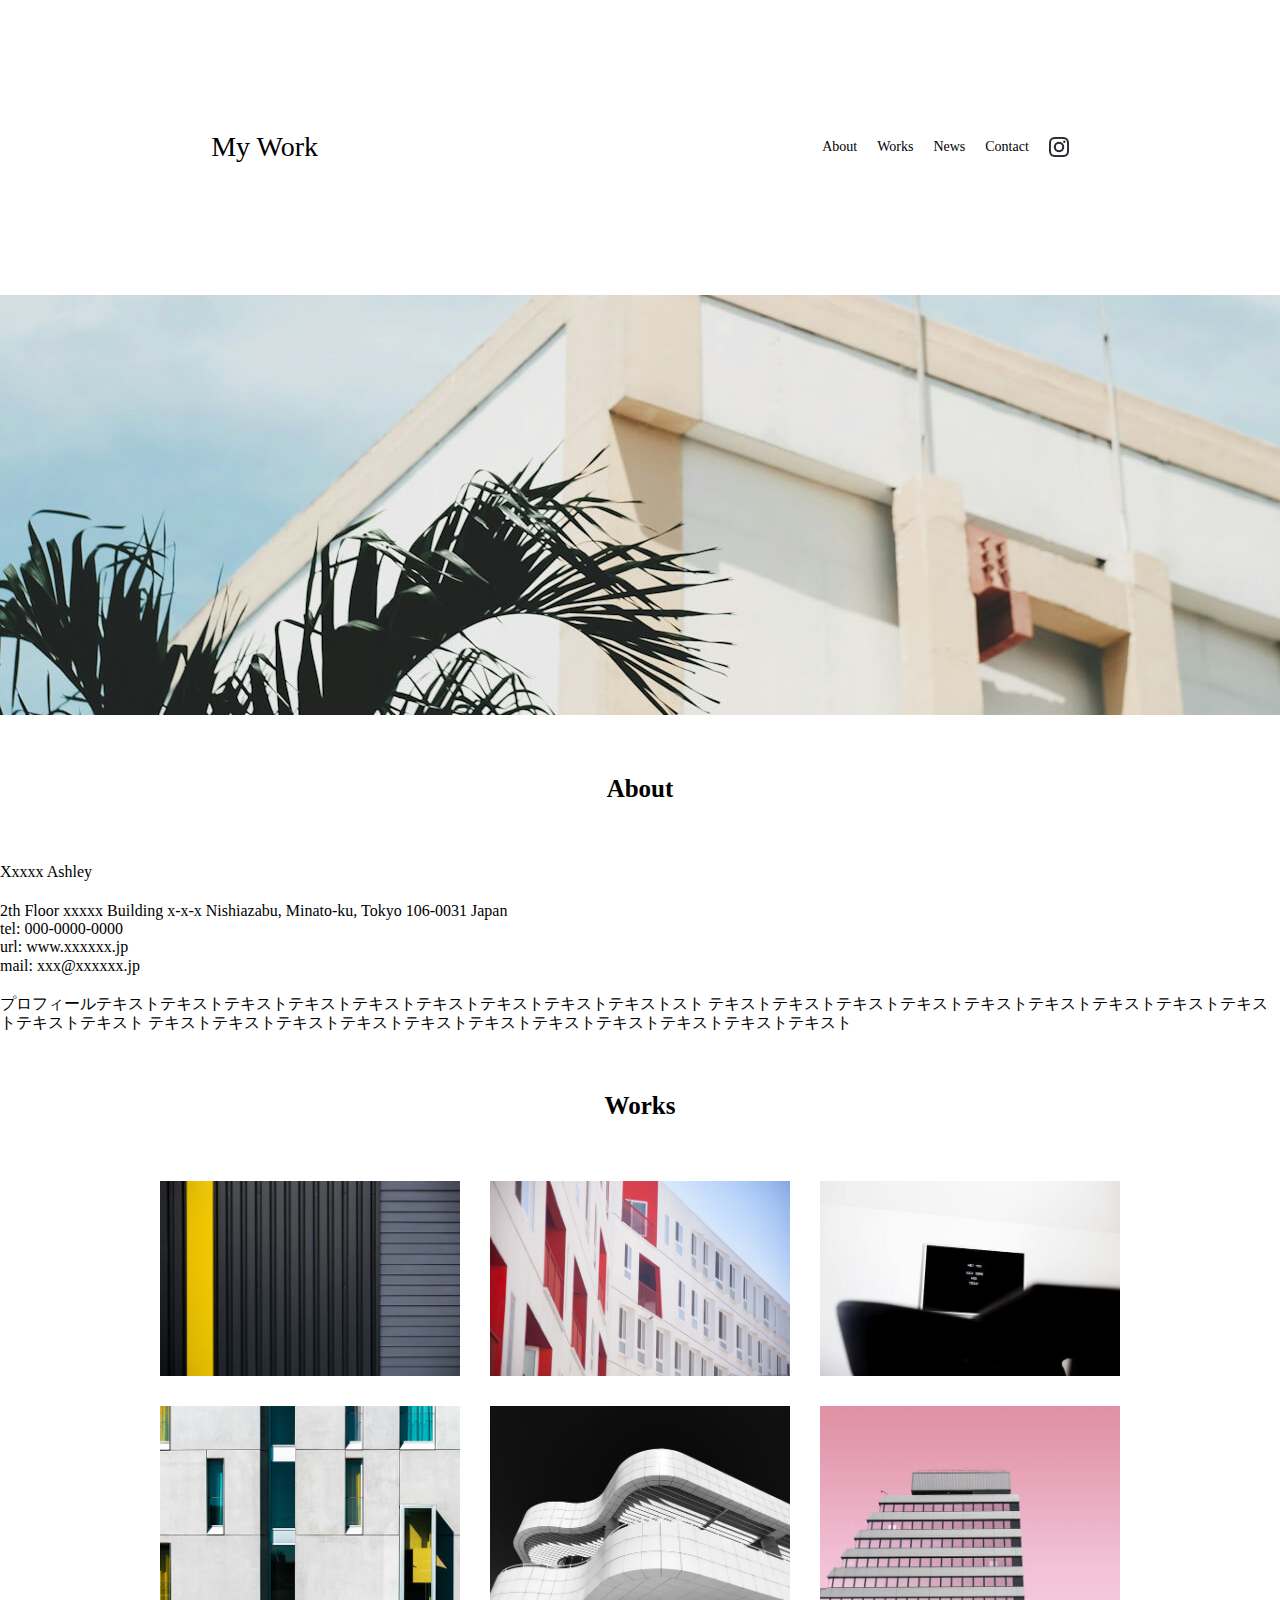
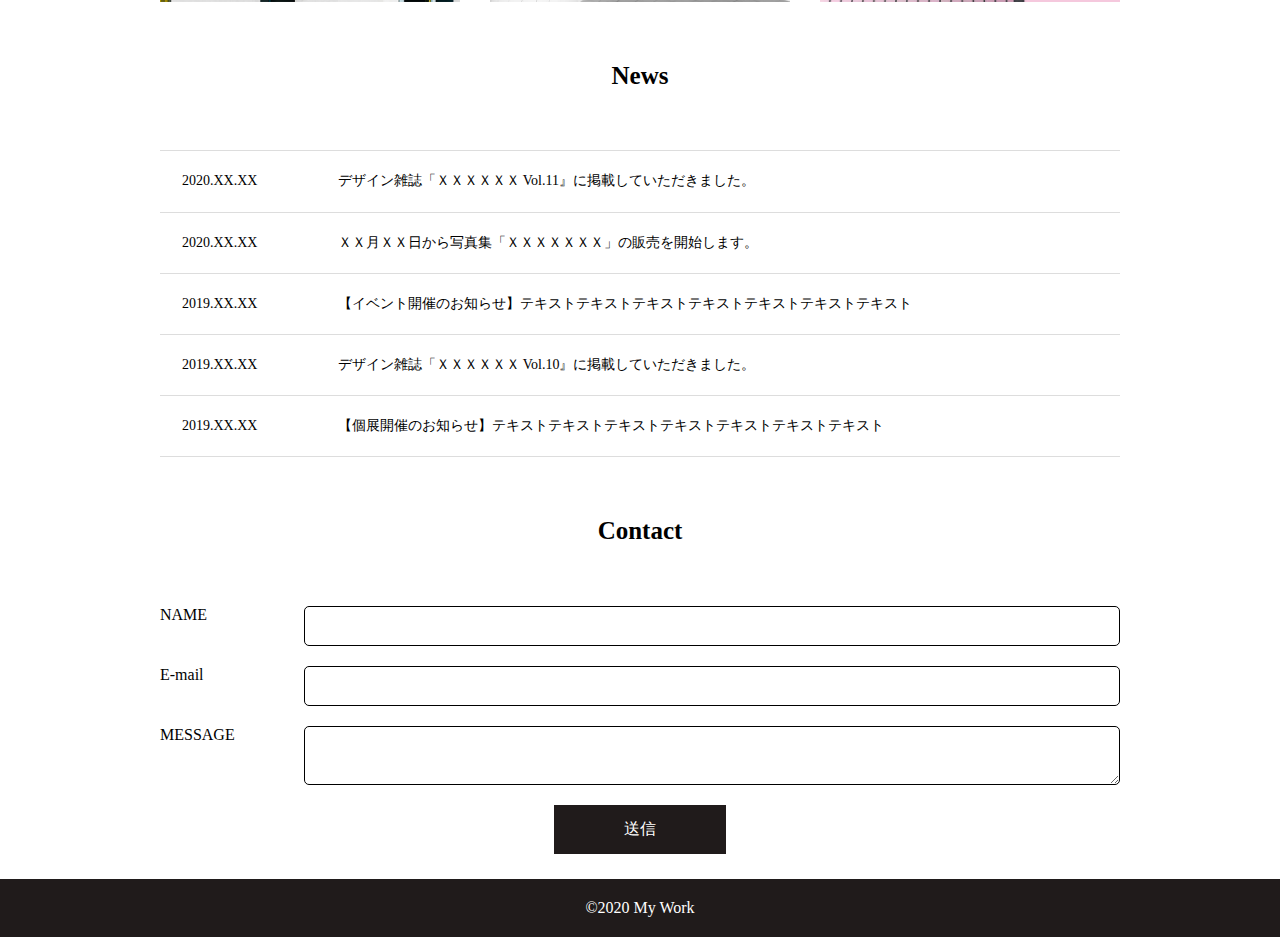
<file: index.html>
<!DOCTYPE html>
<html>
    <head>
        <title>My Work</title>
        <meta name="description" content="">
        <meta name="viewport" content="width=device-width, initial-scale=1.0">
        <meta charset="utf-8">
        <link rel="stylesheet" href="destyle.css">
        <link rel="stylesheet" href="style.css">
    </head>
    <body class="body">
        <header class="header">
            <div class="flexbox-container">
                <div calss="flexbox-item01">
                    <h2 class="mywork">My Work</h2>
                </div>
                <div class="flexbox-item02">
                    <nav class="nav-pc">
                        <a href="index.html#about">About</a>
                        <a href="index.html#works">Works</a>
                        <a href="index.html#news">News</a>
                        <a href="index.html#contact">Contact</a>
                        <a href="https://www.instagram.com/" class="insta-logo"><img class="insta" src="images/icon-instagram.png"></a>
                    </nav>    
                </div>
            </div>
        </header>
    </body>
    <main class>
        <picture>
            <source srcset="images/mainvisual-pc.jpg" media="(min-width: 600px)" />
            <img class="main" src="images/mainvisual-sp.jpg" alt="MDN" />
          </picture>
    </main>
    <section id="section">
        <div class="profile">
        <h2 class="item">About</h2>
        <h3 class="about">Xxxxx Ashley</h3>
        <p class="about">2th Floor xxxxx Building x-x-x Nishiazabu, Minato-ku, Tokyo 106-0031 Japan<br>
        tel: 000-0000-0000<br>
        url: www.xxxxxx.jp<br>
        mail: xxx@xxxxxx.jp</p>
        <h4 class="about">プロフィールテキストテキストテキストテキストテキストテキストテキストテキストテキストスト テキストテキストテキストテキストテキストテキストテキストテキストテキストテキストテキスト テキストテキストテキストテキストテキストテキストテキストテキストテキストテキストテキスト</h4>
        </div>
    </section>
    <section id="section">
        <div class="images">
            <h2 class="item">Works</h2>
            <ul class="imagesbox">
                <li class="img"><img src="images/works1.jpg"></li>
                <li class="img"><img src="images/works2.jpg"></li>
                <li class="img"><img src="images/works3.jpg"></li>
                <li class="img"><img src="images/works4.jpg"></li>
                <li class="img"><img src="images/works5.jpg"></li>
                <li class="img"><img src="images/works6.jpg"></li>
            </ul>
        </div>
    </section>
    <section id="section">
        <h2 class="item">News</h2>
        <table>
            <tr>
                <td>2020.XX.XX</td>
                <td>デザイン雑誌「ＸＸＸＸＸＸ Vol.11』に掲載していただきました。</td>
            </tr>
            <tr>
                <td>2020.XX.XX</td>
                <td>ＸＸ月ＸＸ日から写真集「ＸＸＸＸＸＸＸ」の販売を開始します。</td>
            </tr>
            <tr>
                <td>2019.XX.XX</td>
                <td>【イベント開催のお知らせ】テキストテキストテキストテキストテキストテキストテキスト</td>
                </tr>
            <tr>
                <td>2019.XX.XX</td>
                <td> デザイン雑誌「ＸＸＸＸＸＸ Vol.10』に掲載していただきました。</td>
            </tr>
            <tr class="last">
                <td>2019.XX.XX</td>
                <td>【個展開催のお知らせ】テキストテキストテキストテキストテキストテキストテキスト</td>
            </tr>
        </table>   
    </section>
    <section id="section">
        <h2 class="item">Contact</h2>
        <div class="contact">
            <div class="contact-item">
                <label>NAME</label>
                <input>
            </div>
            <div class="contact-item">
                <label>E-mail</label>
                <input>
            </div>
            <div class="contact-item">
                <label>MESSAGE</label>
                <textarea></textarea>
            </div>
            <button type="submit" class="submit">送信</button>
        </div>
    </section>
    <footer>
        <span id="copyright">&copy;2020 My Work</span>
    </footer>             
</html>
</file>
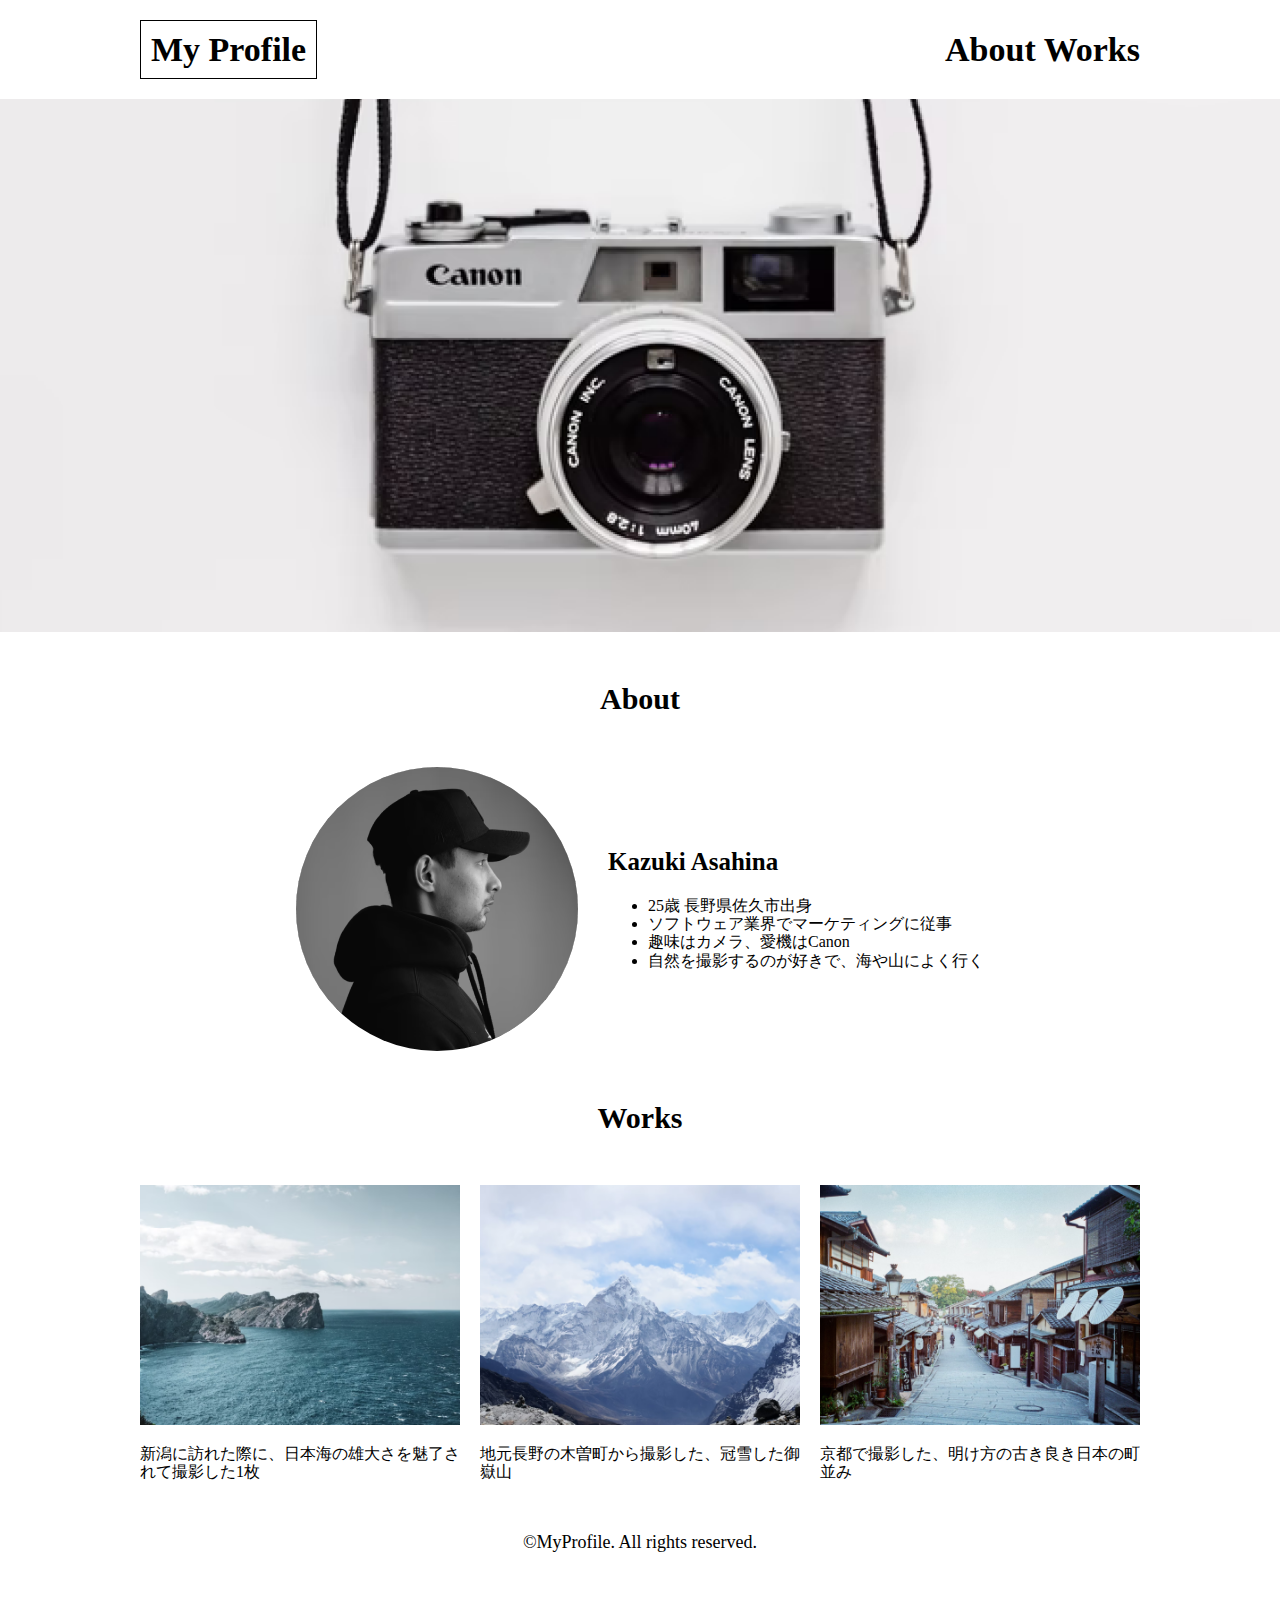
<file: 2章ポートフォリオサイトを模写コーディングしよう/デザインカンプ.html>
<!DOCTYPE html>
<html>
    <head>
        <title>My Profile</title>
        <meta name="description" content="カメラマン Kazuki Asahinaのポートフォリオサイト">
        <meta name="viewport" content="width=device-width, initial-scale=1.0">
        <meta charset="utf-8">
        <link rel="stylesheet" href="https://fonts.googleapis.com/css2?family=Roboto&display=swap">
        <link rel="stylesheet" href="destyle.css">
        <link rel="stylesheet" href="デザインカンプ.css">
    </head>
    <body>
        <header>
            <nav class="nav">
                <div>
                    <a href="デザインカンプ.html" class="home">My Profile</a>
                </div>
                <div class="menu">
                    <a href="about">About</a>
                    <a href="works">Works</a>
                </div>
            </nav>
        </header>
        <section class="camera">
            <img src="images/main.png">
        </section>
        <section>
            <h2 class="h2">About</h2>
            <div class="description">
                <img src="images/about.png">
                <div class="text">
                    <p>Kazuki Asahina</p>
                    <ul>
                        <li>25歳 長野県佐久市出身</li>
                        <li>ソフトウェア業界でマーケティングに従事</li>
                        <li>趣味はカメラ、愛機はCanon</li>
                        <li>自然を撮影するのが好きで、海や山によく行く</li>
                    </ul>
                </div>    
            </div>
        </section>
        <section>
            <h2 class="h2">Works</h2>
                <div class="flexbox-container">
                    <div id="item01" class="flexbox-item">
                        <img src="images/works1.png">
                        <p>新潟に訪れた際に、日本海の雄大さを魅了されて撮影した1枚</p>
                    </div>    
                    <div id="item02" class="flexbox-item">
                        <img src="images/works2.png">
                        <p>地元長野の木曽町から撮影した、冠雪した御嶽山</p>
                    </div>
                    <div id="item03" class="flexbox-item">
                        <img src="images/works3.png">
                        <p>京都で撮影した、明け方の古き良き日本の町並み</p>
                    </div>
                </div>
        </section>
        <footer class="copyright">
            <span class>&copy;MyProfile. All rights reserved.</span>
        </footer>
    </body>
</html>
</file>
<file: style.css>
.header {
    max-width: 960px;
    padding: 4%;
    margin: 80px auto;
}
.flexbox-container {
    align-items: center;
}
.main {
    width:100%;
    height:420px;
    object-fit: cover;
}
.flexbox-container {
    display: flex;
    justify-content: space-between;
}
.header h2 {
    font-size: 28px;
    margin-right:20px;
}
.nav-pc {
    display: flex;
    justify-content: right;
    font-size: 14px;
    column-gap: 20px;
    align-items: center;
}
.insta {
    width: 20px;
}
.item {
    font-size: 25px;
    font-weight: bold;
    text-align: center;
    margin:  60px auto;
}
#about {
    max-width: 960px;
    margin-bottom: 40px;
    padding-bottom: 4%;
    margin: 40px auto;
    align-content: center;
}
.about {
    margin-bottom: 20px;
}
.imagesbox {
    display: flex;
    flex-wrap: wrap;
    width: 960px;
    margin: 0 auto;
    column-gap: 30px;
    row-gap: 30px;
}
.img {
    width: calc((100% - 60px) / 3);
}
.img img {
    width: 100%;
}

table {
    width: 960px;
    border-collapse: collapse;
    margin: 0 auto;
  }
th, td {
    text-align: left;
    padding: 22px;
    font-size: 14px;
}
tr {
    border-top: 1px solid #dddddd;
}
.last {
    border-bottom:1px solid #dddddd;
}
.contact {
    width: 960px;
    margin: 25px auto;
}
.contact-item {
    display: flex;
    margin-bottom: 20px;
}
.contact-item label {
    width:  15%;
}
.contact-item input {
    width: 85%;
    border: 1px solid black;
    border-radius: 5px;
    padding: 10px;
}
.contact-item textarea {
    width: 85%;
    border: 1px solid black;
    border-radius: 5px;
    padding: 10px;
}
.submit {
    background-color: rgb(32, 27, 27);
    color: white;
    padding: 15px 70px;
    margin-bottom: 40px;
    display: flex;
    justify-items: center;
    margin: 0 auto;
}

#copyright {
    color: white;
}
footer {
    display: block;
    background-color: rgb(32, 27, 27);
    text-align: center;
    padding: 20px 20px;
}
@media screen and (max-width: 600px) {
    .header {
        padding: 2%;
        margin: 40px auto;
        align-content: center;
        margin: 0;
    }

    .flexbox-container {
        width: 100%;
        display: block; 
        text-align: center;
    }
    .nav-pc {
        justify-content: center;
    }
    .main {
        width: 100%;
        object-fit: cover;
    }

    .imagesbox {
        display: flex;
        width: 100%;
        flex-direction: column;
        align-items: center;
        padding: 4%;
    }
    .img {
        width: calc((100% - 60px) / 3);
        width: 100%;
        object-fit: cover;
    }
    .about {
        max-width: 600px;
        font-size: 12px;
        flex-wrap: wrap;
    }
    
    table {
        width: 100%;
        margin:0 auto;
    }
    th, td {
        padding: 12px;
        display: block;
        
    }
    tr {
        border-top: 1px solid #dddddd;
    }
   .contact {
    width: 100%;
    margin: 20px auto;
    padding: 4%;
   }
   .contact-item {
    display: flex;
    flex-direction: column;
    margin-bottom: 10px;
   }
   .contact-item label {
    width:100%;
    margin-bottom: 5px;
   }
   .contact-item input, .contact-item textarea {
    width: 100%;
   }
}
</file>
<file: 2章ポートフォリオサイトを模写コーディングしよう/デザインカンプ.css>
.body {
    color: #000000;
    background-color: #ffffff;
    font-family: Noto sans Japanese;
}
.home {
    font-size: 34px;
    border: 1px solid black;
    padding: 10px;
    font-weight: bold;
}
.menu {
    font-size: 34px;
    display: inline;
    text-align: right;
    font-weight: bold;
} 
.nav {
    display:flex;
    justify-content: space-between;
    max-width: 1000px;
    margin: 30px auto;
}
.camera {
    width: 100%;
    height: auto;
}
.camera img {
    width: 100%;
}
.h2 {
    font-size: 30px;
    font-weight: bold;
    text-align: center;
    margin:50px 0;
    }
.description {
    display: flex;
    justify-content: center;
    max-width: 1000px;
    margin: 0 auto;
    column-gap: 30px;
    align-items: center;
}
.description img {
    border-radius: 50%;
}
.text p {
    font-size: 25px;
    font-weight: bold;
    margin-bottom: 20px;
}
.text ul {
    list-style: disc;
    padding-left: 40px;
}
.flexbox-container {
    display:flex;
    justify-content: center;
    column-gap: 20px;
    max-width: 1000px;
    margin: 0 auto;
}
.flexbox-item {
    width: calc((100% - 40px) / 3);
}
.flexbox-item img {
    width: 100%;
    margin-bottom: 20px;
}
.copyright {
    display: block;
    text-align: center;
    font-size: 18px;
    margin:50px auto;
}
@media screen and (max-width: 767px) {
    .flexbox-item {
        width: 100%;
    }
    .flexbox-container {
        flex-direction: column;
        row-gap: 30px;
        /* width:90%; */
        padding:0 5%;
    }
    .home, .menu, .text p {
        font-size: 20px;
    }
    .nav {
        width: 90%;
    }
    .text ul li {
        font-size: 14px;
    }
    .text ul {
        padding-left: 10px;
    }
    .description img {
        width: 100px;
        height: 100px;
        min-width: 100px;
    }
    .description  {
        width: 90%;
    }

}
</file>
<file: destyle.css>
/*! destyle.css v4.0.1 | MIT License | https://github.com/nicolas-cusan/destyle.css */

/* Reset box-model and set borders */
/* ============================================ */

*,
::before,
::after {
  box-sizing: border-box;
  border-style: solid;
  border-width: 0;
  min-width: 0;
}

/* Document */
/* ============================================ */

/**
 * 1. Correct the line height in all browsers.
 * 2. Prevent adjustments of font size after orientation changes in iOS.
 * 3. Remove gray overlay on links for iOS.
 */

html {
  line-height: 1.15; /* 1 */
  -webkit-text-size-adjust: 100%; /* 2 */
  -webkit-tap-highlight-color: transparent; /* 3*/
}

/* Sections */
/* ============================================ */

/**
 * Remove the margin in all browsers.
 */

body {
  margin: 0;
}

/**
 * Render the `main` element consistently in IE.
 */

main {
  display: block;
}

/* Vertical rhythm */
/* ============================================ */

p,
table,
blockquote,
address,
pre,
iframe,
form,
figure,
dl {
  margin: 0;
}

/* Headings */
/* ============================================ */

h1,
h2,
h3,
h4,
h5,
h6 {
  font-size: inherit;
  font-weight: inherit;
  margin: 0;
}

/* Lists (enumeration) */
/* ============================================ */

ul,
ol {
  margin: 0;
  padding: 0;
  list-style: none;
}

/* Lists (definition) */
/* ============================================ */

dt {
  font-weight: bold;
}

dd {
  margin-left: 0;
}

/* Grouping content */
/* ============================================ */

/**
 * 1. Add the correct box sizing in Firefox.
 * 2. Show the overflow in Edge and IE.
 */

hr {
  box-sizing: content-box; /* 1 */
  height: 0; /* 1 */
  overflow: visible; /* 2 */
  border-top-width: 1px;
  margin: 0;
  clear: both;
  color: inherit;
}

/**
 * 1. Correct the inheritance and scaling of font size in all browsers.
 * 2. Correct the odd `em` font sizing in all browsers.
 */

pre {
  font-family: monospace, monospace; /* 1 */
  font-size: inherit; /* 2 */
}

address {
  font-style: inherit;
}

/* Text-level semantics */
/* ============================================ */

/**
 * Remove the gray background on active links in IE 10.
 */

a {
  background-color: transparent;
  text-decoration: none;
  color: inherit;
}

/**
 * 1. Remove the bottom border in Chrome 57-
 * 2. Add the correct text decoration in Chrome, Edge, IE, Opera, and Safari.
 */

abbr[title] {
  text-decoration: underline dotted; /* 2 */
}

/**
 * Add the correct font weight in Chrome, Edge, and Safari.
 */

b,
strong {
  font-weight: bolder;
}

/**
 * 1. Correct the inheritance and scaling of font size in all browsers.
 * 2. Correct the odd `em` font sizing in all browsers.
 */

code,
kbd,
samp {
  font-family: monospace, monospace; /* 1 */
  font-size: inherit; /* 2 */
}

/**
 * Add the correct font size in all browsers.
 */

small {
  font-size: 80%;
}

/**
 * Prevent `sub` and `sup` elements from affecting the line height in
 * all browsers.
 */

sub,
sup {
  font-size: 75%;
  line-height: 0;
  position: relative;
  vertical-align: baseline;
}

sub {
  bottom: -0.25em;
}

sup {
  top: -0.5em;
}

/* Replaced content */
/* ============================================ */

/**
 * Prevent vertical alignment issues.
 */

svg,
img,
embed,
object,
iframe {
  vertical-align: bottom;
}

/* Forms */
/* ============================================ */

/**
 * Reset form fields to make them styleable.
 * 1. Make form elements stylable across systems iOS especially.
 * 2. Inherit text-transform from parent.
 */

button,
input,
optgroup,
select,
textarea {
  -webkit-appearance: none; /* 1 */
  appearance: none;
  vertical-align: middle;
  color: inherit;
  font: inherit;
  background: transparent;
  padding: 0;
  margin: 0;
  border-radius: 0;
  text-align: inherit;
  text-transform: inherit; /* 2 */
}

/**
 * Correct cursors for clickable elements.
 */

button,
[type="button"],
[type="reset"],
[type="submit"] {
  cursor: pointer;
}

button:disabled,
[type="button"]:disabled,
[type="reset"]:disabled,
[type="submit"]:disabled {
  cursor: default;
}

/**
 * Improve outlines for Firefox and unify style with input elements & buttons.
 */

:-moz-focusring {
  outline: auto;
}

select:disabled {
  opacity: inherit;
}

/**
 * Remove padding
 */

option {
  padding: 0;
}

/**
 * Reset to invisible
 */

fieldset {
  margin: 0;
  padding: 0;
  min-width: 0;
}

legend {
  padding: 0;
}

/**
 * Add the correct vertical alignment in Chrome, Firefox, and Opera.
 */

progress {
  vertical-align: baseline;
}

/**
 * Remove the default vertical scrollbar in IE 10+.
 */

textarea {
  overflow: auto;
}

/**
 * Correct the cursor style of increment and decrement buttons in Chrome.
 */

[type="number"]::-webkit-inner-spin-button,
[type="number"]::-webkit-outer-spin-button {
  height: auto;
}

/**
 * Correct the outline style in Safari.
 */

[type="search"] {
  outline-offset: -2px; /* 1 */
}

/**
 * Remove the inner padding in Chrome and Safari on macOS.
 */

[type="search"]::-webkit-search-decoration {
  -webkit-appearance: none;
}

/**
 * 1. Correct the inability to style clickable types in iOS and Safari.
 * 2. Fix font inheritance.
 */

::-webkit-file-upload-button {
  -webkit-appearance: button; /* 1 */
  font: inherit; /* 2 */
}

/**
 * Fix appearance for Firefox
 */
[type="number"] {
  -moz-appearance: textfield;
}

/**
 * Clickable labels
 */

label[for] {
  cursor: pointer;
}

/* Interactive */
/* ============================================ */

/*
 * Add the correct display in Edge, IE 10+, and Firefox.
 */

details {
  display: block;
}

/*
 * Add the correct display in all browsers.
 */

summary {
  display: list-item;
}

/*
 * Remove outline for editable content.
 */

[contenteditable]:focus {
  outline: auto;
}

/* Tables */
/* ============================================ */

/**
1. Correct table border color inheritance in all Chrome and Safari.
*/

table {
  border-color: inherit; /* 1 */
  border-collapse: collapse;
}

caption {
  text-align: left;
}

td,
th {
  vertical-align: top;
  padding: 0;
}

th {
  text-align: left;
  font-weight: bold;
}
</file>
<file: 2章ポートフォリオサイトを模写コーディングしよう/destyle.css>
/*! destyle.css v4.0.1 | MIT License | https://github.com/nicolas-cusan/destyle.css */

/* Reset box-model and set borders */
/* ============================================ */

*,
::before,
::after {
  box-sizing: border-box;
  border-style: solid;
  border-width: 0;
  min-width: 0;
}

/* Document */
/* ============================================ */

/**
 * 1. Correct the line height in all browsers.
 * 2. Prevent adjustments of font size after orientation changes in iOS.
 * 3. Remove gray overlay on links for iOS.
 */

html {
  line-height: 1.15; /* 1 */
  -webkit-text-size-adjust: 100%; /* 2 */
  -webkit-tap-highlight-color: transparent; /* 3*/
}

/* Sections */
/* ============================================ */

/**
 * Remove the margin in all browsers.
 */

body {
  margin: 0;
}

/**
 * Render the `main` element consistently in IE.
 */

main {
  display: block;
}

/* Vertical rhythm */
/* ============================================ */

p,
table,
blockquote,
address,
pre,
iframe,
form,
figure,
dl {
  margin: 0;
}

/* Headings */
/* ============================================ */

h1,
h2,
h3,
h4,
h5,
h6 {
  font-size: inherit;
  font-weight: inherit;
  margin: 0;
}

/* Lists (enumeration) */
/* ============================================ */

ul,
ol {
  margin: 0;
  padding: 0;
  list-style: none;
}

/* Lists (definition) */
/* ============================================ */

dt {
  font-weight: bold;
}

dd {
  margin-left: 0;
}

/* Grouping content */
/* ============================================ */

/**
 * 1. Add the correct box sizing in Firefox.
 * 2. Show the overflow in Edge and IE.
 */

hr {
  box-sizing: content-box; /* 1 */
  height: 0; /* 1 */
  overflow: visible; /* 2 */
  border-top-width: 1px;
  margin: 0;
  clear: both;
  color: inherit;
}

/**
 * 1. Correct the inheritance and scaling of font size in all browsers.
 * 2. Correct the odd `em` font sizing in all browsers.
 */

pre {
  font-family: monospace, monospace; /* 1 */
  font-size: inherit; /* 2 */
}

address {
  font-style: inherit;
}

/* Text-level semantics */
/* ============================================ */

/**
 * Remove the gray background on active links in IE 10.
 */

a {
  background-color: transparent;
  text-decoration: none;
  color: inherit;
}

/**
 * 1. Remove the bottom border in Chrome 57-
 * 2. Add the correct text decoration in Chrome, Edge, IE, Opera, and Safari.
 */

abbr[title] {
  text-decoration: underline dotted; /* 2 */
}

/**
 * Add the correct font weight in Chrome, Edge, and Safari.
 */

b,
strong {
  font-weight: bolder;
}

/**
 * 1. Correct the inheritance and scaling of font size in all browsers.
 * 2. Correct the odd `em` font sizing in all browsers.
 */

code,
kbd,
samp {
  font-family: monospace, monospace; /* 1 */
  font-size: inherit; /* 2 */
}

/**
 * Add the correct font size in all browsers.
 */

small {
  font-size: 80%;
}

/**
 * Prevent `sub` and `sup` elements from affecting the line height in
 * all browsers.
 */

sub,
sup {
  font-size: 75%;
  line-height: 0;
  position: relative;
  vertical-align: baseline;
}

sub {
  bottom: -0.25em;
}

sup {
  top: -0.5em;
}

/* Replaced content */
/* ============================================ */

/**
 * Prevent vertical alignment issues.
 */

svg,
img,
embed,
object,
iframe {
  vertical-align: bottom;
}

/* Forms */
/* ============================================ */

/**
 * Reset form fields to make them styleable.
 * 1. Make form elements stylable across systems iOS especially.
 * 2. Inherit text-transform from parent.
 */

button,
input,
optgroup,
select,
textarea {
  -webkit-appearance: none; /* 1 */
  appearance: none;
  vertical-align: middle;
  color: inherit;
  font: inherit;
  background: transparent;
  padding: 0;
  margin: 0;
  border-radius: 0;
  text-align: inherit;
  text-transform: inherit; /* 2 */
}

/**
 * Correct cursors for clickable elements.
 */

button,
[type="button"],
[type="reset"],
[type="submit"] {
  cursor: pointer;
}

button:disabled,
[type="button"]:disabled,
[type="reset"]:disabled,
[type="submit"]:disabled {
  cursor: default;
}

/**
 * Improve outlines for Firefox and unify style with input elements & buttons.
 */

:-moz-focusring {
  outline: auto;
}

select:disabled {
  opacity: inherit;
}

/**
 * Remove padding
 */

option {
  padding: 0;
}

/**
 * Reset to invisible
 */

fieldset {
  margin: 0;
  padding: 0;
  min-width: 0;
}

legend {
  padding: 0;
}

/**
 * Add the correct vertical alignment in Chrome, Firefox, and Opera.
 */

progress {
  vertical-align: baseline;
}

/**
 * Remove the default vertical scrollbar in IE 10+.
 */

textarea {
  overflow: auto;
}

/**
 * Correct the cursor style of increment and decrement buttons in Chrome.
 */

[type="number"]::-webkit-inner-spin-button,
[type="number"]::-webkit-outer-spin-button {
  height: auto;
}

/**
 * Correct the outline style in Safari.
 */

[type="search"] {
  outline-offset: -2px; /* 1 */
}

/**
 * Remove the inner padding in Chrome and Safari on macOS.
 */

[type="search"]::-webkit-search-decoration {
  -webkit-appearance: none;
}

/**
 * 1. Correct the inability to style clickable types in iOS and Safari.
 * 2. Fix font inheritance.
 */

::-webkit-file-upload-button {
  -webkit-appearance: button; /* 1 */
  font: inherit; /* 2 */
}

/**
 * Fix appearance for Firefox
 */
[type="number"] {
  -moz-appearance: textfield;
}

/**
 * Clickable labels
 */

label[for] {
  cursor: pointer;
}

/* Interactive */
/* ============================================ */

/*
 * Add the correct display in Edge, IE 10+, and Firefox.
 */

details {
  display: block;
}

/*
 * Add the correct display in all browsers.
 */

summary {
  display: list-item;
}

/*
 * Remove outline for editable content.
 */

[contenteditable]:focus {
  outline: auto;
}

/* Tables */
/* ============================================ */

/**
1. Correct table border color inheritance in all Chrome and Safari.
*/

table {
  border-color: inherit; /* 1 */
  border-collapse: collapse;
}

caption {
  text-align: left;
}

td,
th {
  vertical-align: top;
  padding: 0;
}

th {
  text-align: left;
  font-weight: bold;
}
</file>
